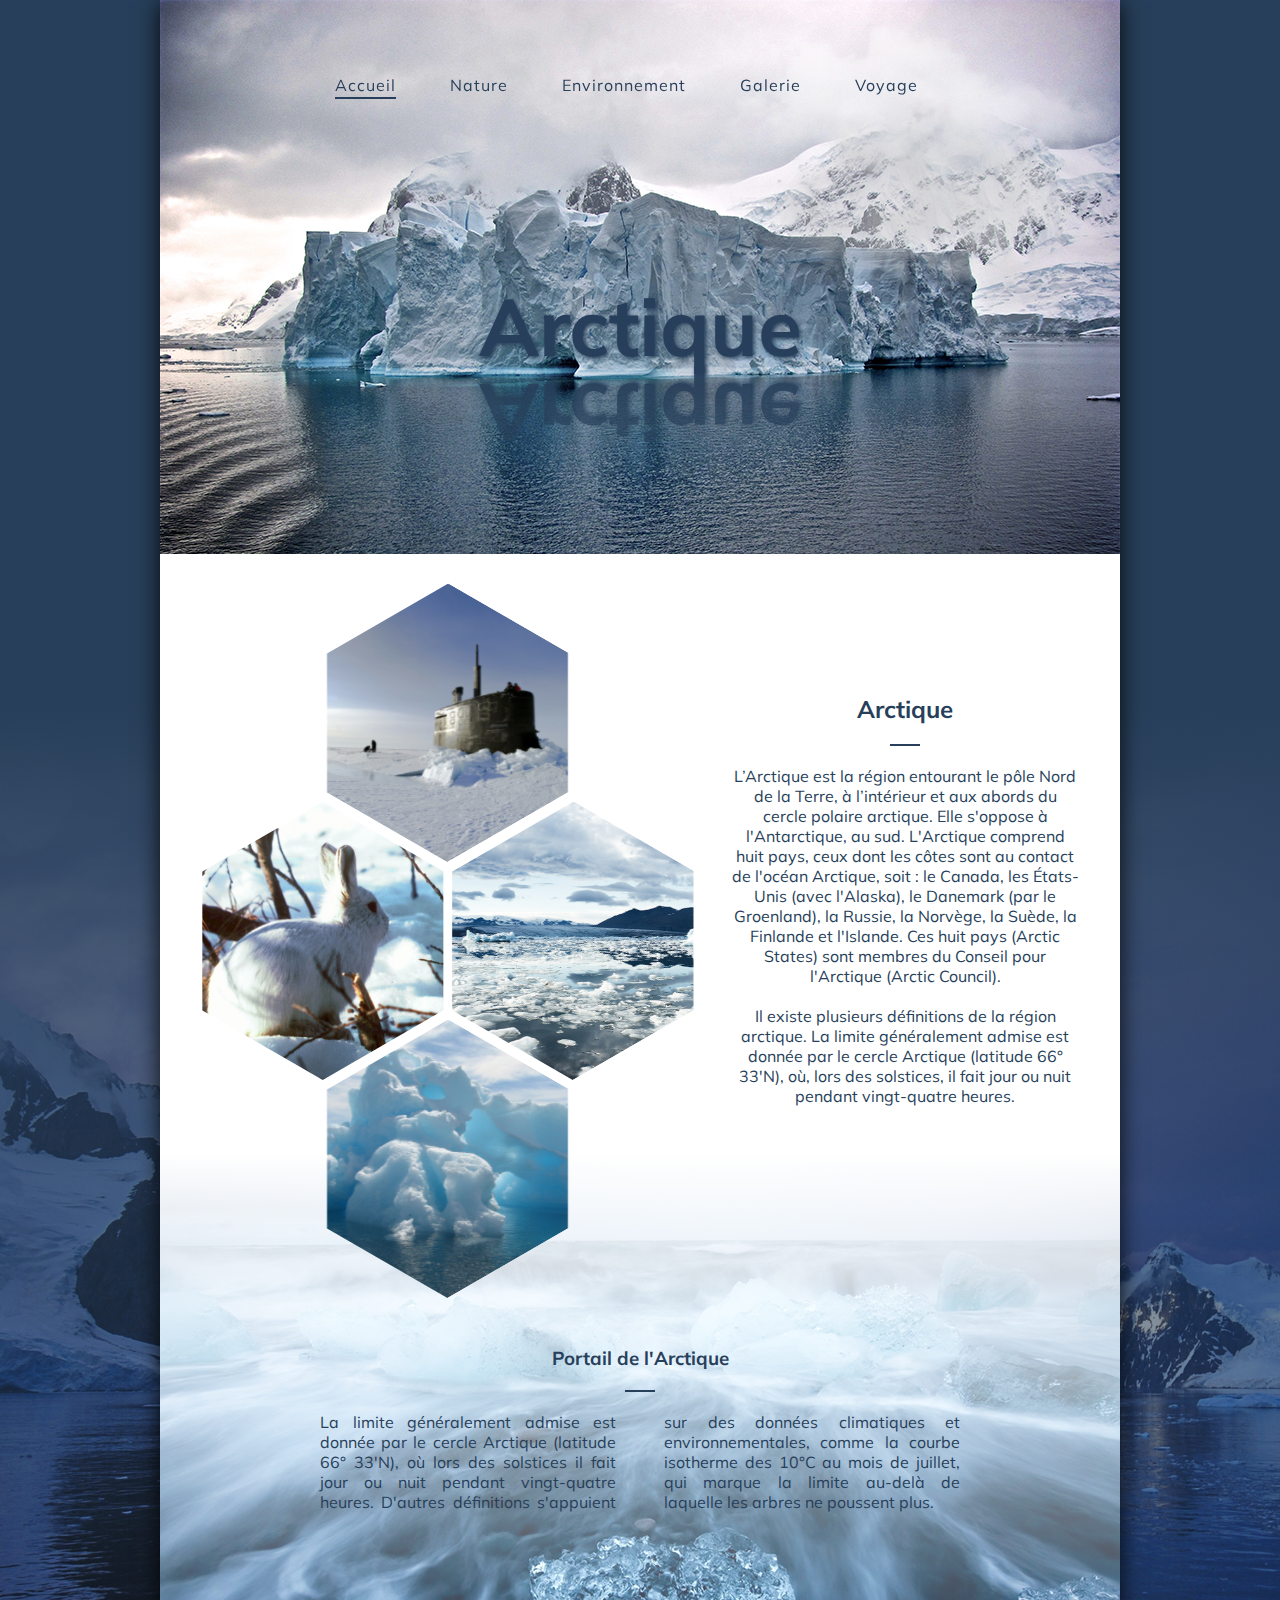
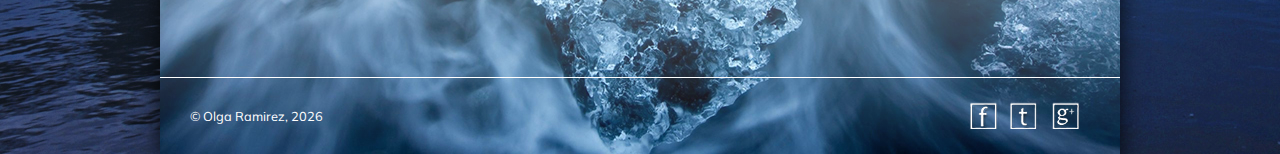
<file: index.html>
<!doctype html>
<html class="no-js" lang="">
    <head>
        <meta charset="utf-8">
        <meta http-equiv="X-UA-Compatible" content="IE=edge,chrome=1">
        <title>Arctique</title>
        <meta name="description" content="">
        <meta name="viewport" content="width=device-width, initial-scale=1">
        <link rel="apple-touch-icon" href="apple-touch-icon.png">
        
        <link rel="stylesheet" href="css/normalize.min.css">
		<link rel="stylesheet" type="text/css" href="css/style.less">
        <link rel="stylesheet"  href="css/style.css">
       
        <!--<link rel="stylesheet" href="css/main.css">-->

        <script src="js/vendor/modernizr-2.8.3.min.js"></script>
        
    </head>
    <body>
        <!--[if lt IE 8]>
            <p class="browserupgrade">You are using an <strong>outdated</strong> browser. Please <a href="http://browsehappy.com/">upgrade your browser</a> to improve your experience.</p>
        <![endif]-->
        <link href="https://fonts.googleapis.com/css?family=Muli" rel="stylesheet" type="text/css">
        <link href="https://fonts.googleapis.com/css?family=Rajdhani:400,500" rel="stylesheet" type="text/css">
        <link href="https://fonts.googleapis.com/css?family=Josefin+Sans:300" rel="stylesheet" type="text/css">
        
        <div class="wrapper">
        
            <header>
            <div class="layer cloud one"><img src="img/Cloud-13.png" width="341" height="216" alt=""/></div>
        <div class="layer cloud two"><img src="img/Cloud_Clip_Art_Image_400_224.png" width="400" height="224" alt=""/></div>
                <nav class="nav-1">
                	<ul>
                        <li><a href="javascript:;" title="Accueil" class="active">Accueil</a></li>
                        <li><a href="javascript:;" title="Nature">Nature</a></li>
                        <li><a href="index2.html" title="Environnement">Environnement</a></li>
                        <li><a href="javascript:;" title="Galerie">Galerie</a></li>
                        <li><a href="javascript:;" title="Voyage">Voyage</a></li>
                    </ul>
                </nav>
                <div class="mirrior"><h1>Arctique</h1></div>
            </header>
            
            <main>
               
                <ul id="categories" class="clr">
                   <li class="pusher"></li>
                    <li>
                      <div>
                        <img src="img/arctic-ocean.jpg" alt="Bilan de l'impact environnemental"/>
                        <h3>Bilan de l'impact environnemental</h3>
                        <p>La faune de l'Arctique et les écosystèmes arctiques subissent l'accumulation de polluants.</p>
                    </div>
                  </li>
                   <li class="pusher"></li>
                    <li>
                      <div>
                        <img src="img/arctic-hare.jpg" alt="Lièvre arctique"/>
                        <h3>Lièvre arctique</h3>
                        <p>Un petit mammifère recouvert de fourrure, adapté à un environnement froid. </p>
                    </div>
                  </li>
                  
                  <li>
                      <div>
                        <img src="img/iceland_960_535.jpg" alt="Environnement"/>
                        <h3>Environnement</h3>
                        <p>Dans les régions froides arctiques ou antarctiques, l'agent d'érosion principal est le gel.</p>
                    </div>
                  </li>
                  <li class="pusher"></li>
                  <li class="pusher"></li>
                  <li>
                      <div>
                        <img src="img/arctic.jpg" alt="Nature"/>
                        <h3>Nature</h3>
                        <p>L'Arctique est constituée principalement d'un océan gelé entouré de terres très froides.</p>
                    </div>
                  </li>
                </ul>      
          
         		 <article class="texte">
                 	<h2>Arctique</h2>
                    <div></div>
                    <p>L’Arctique est la région entourant le pôle Nord de la Terre, à l’intérieur et aux abords du cercle polaire arctique. Elle s'oppose à l'Antarctique, au sud. L'Arctique comprend huit pays, ceux dont les côtes sont au contact de l'océan Arctique, soit : le Canada, les États-Unis (avec l'Alaska), le Danemark (par le Groenland), la Russie, la Norvège, la Suède, la Finlande et l'Islande. Ces huit pays (Arctic States) sont membres du Conseil pour l'Arctique (Arctic Council).</p>
                    <p>Il existe plusieurs définitions de la région arctique. La limite généralement admise est donnée par le cercle Arctique (latitude 66° 33'N), où, lors des solstices, il fait jour ou nuit pendant vingt-quatre heures. </p>
                 </article>
                 
                 <article class="clmn">
                     <h3>Portail de l'Arctique</h3>
                     <div class="ln"></div>
                    <div class="colomns"> 
                    	<p>La limite généralement admise est donnée par le cercle Arctique (latitude 66° 33'N), où lors des solstices il fait jour ou nuit pendant vingt-quatre heures. D'autres définitions s'appuient sur des données climatiques et environnementales, comme la courbe isotherme des 10°C au mois de juillet, qui marque la limite au-delà de laquelle les arbres ne poussent plus.</p>
                    </div>
                 </article>
                
            </main>
            
            <footer>
             	<div class="frontiere"></div>
                <p class="copyright">&#169; Olga Ramirez, <script>var mdate = new Date(); document.write(mdate.getFullYear());</script></p>
        
                <div class="rs"> 
                <ul>
                    <li><a href="javascript:;" title="google plus" role="bouton" class="g_pl"></a></li>
                    <li><a href="javascript:;" title="twitter" role="bouton" class="tw"></a></li>
                    <li><a href="javascript:;" title="Facebook" role="bouton" class="fb"></a></li>
                </ul> 
                </div>
            </footer>
            
        </div>
        

        <script src="//ajax.googleapis.com/ajax/libs/jquery/1.11.2/jquery.min.js"></script>
        <script>window.jQuery || document.write('<script src="js/vendor/jquery-1.11.2.min.js"><\/script>')</script>

        <script src="js/plugins.js"></script>
        <script src="js/main.js"></script>

        
    </body>
</html>
</file>
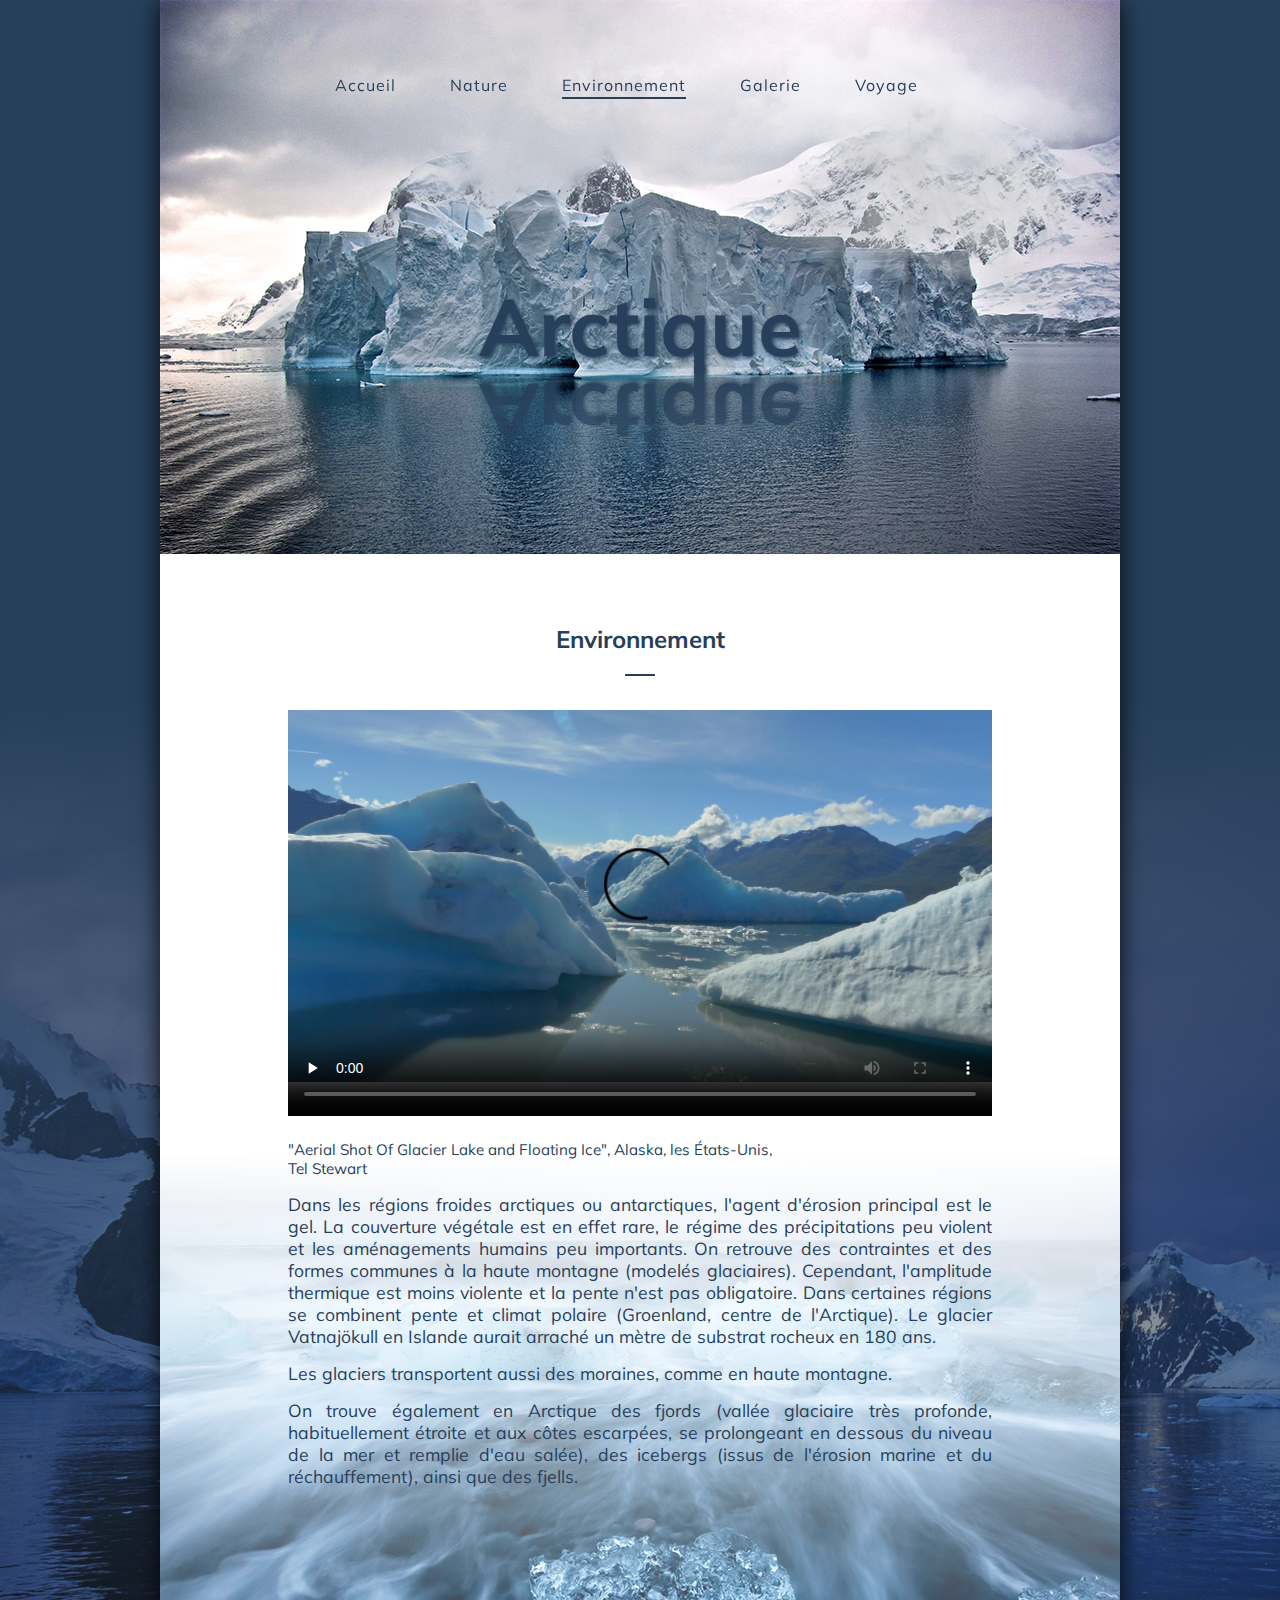
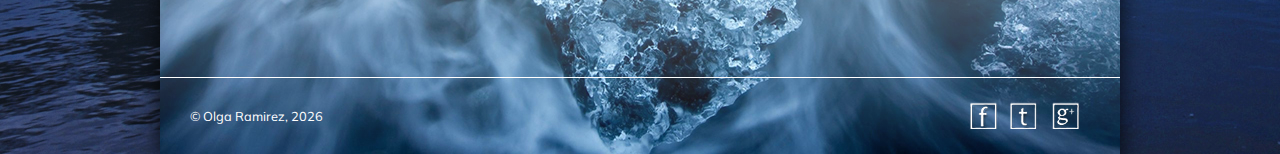
<file: index2.html>
<!doctype html>
<html class="no-js" lang="">
    <head>
        <meta charset="utf-8">
        <meta http-equiv="X-UA-Compatible" content="IE=edge,chrome=1">
        <title>Arctique</title>
        <meta name="description" content="">
        <meta name="viewport" content="width=device-width, initial-scale=1">
        <link rel="apple-touch-icon" href="apple-touch-icon.png">
        
        <link rel="stylesheet" href="css/normalize.min.css">
		<link rel="stylesheet" type="text/css" href="css/style.less">
        <link rel="stylesheet" type="text/css" href="css/style.css">
       
        <!--<link rel="stylesheet" href="css/main.css">-->

        <script src="js/vendor/modernizr-2.8.3.min.js"></script>
        
    </head>
    <body>
        <!--[if lt IE 8]>
            <p class="browserupgrade">You are using an <strong>outdated</strong> browser. Please <a href="http://browsehappy.com/">upgrade your browser</a> to improve your experience.</p>
        <![endif]-->
        <link href="https://fonts.googleapis.com/css?family=Muli" rel="stylesheet" type="text/css">
        <link href="https://fonts.googleapis.com/css?family=Rajdhani:400,500" rel="stylesheet" type="text/css">
        <link href="https://fonts.googleapis.com/css?family=Josefin+Sans:300" rel="stylesheet" type="text/css">
        
        <div class="wrapper">
        
            <header>
            <div class="layer cloud one"><img src="img/Cloud-13.png" width="341" height="216" alt=""/></div>
        <div class="layer cloud two"><img src="img/Cloud_Clip_Art_Image_400_224.png" width="400" height="224" alt=""/></div>
                <nav class="nav-1">
                	<ul>
                        <li><a href="index.html" title="Accueil" >Accueil</a></li>
                        <li><a href="javascript:;" title="Nature">Nature</a></li>
                        <li><a href="javascript:;" title="Environnement" class="active">Environnement</a></li>
                        <li><a href="javascript:;" title="Galerie">Galerie</a></li>
                        <li><a href="javascript:;" title="Voyage">Voyage</a></li>
                    </ul>
                </nav>
                <div class="mirrior"><h1>Arctique</h1></div>
            </header>
            
            <main>
               <article class="texte_video">
                    <h2>Environnement</h2>
                    <div class="ln"></div>
     
               
               <div class="vd">
                    <video id="videolegwork" width="704" height="440" controls poster="img/video_poster.jpg" preload="none">
                            <source src="img/video.mp4" type="video/mp4">
                            <source src="img/video.webm" type="video/webm">
                            <p>Votre navigateur ne peux pas jouer la vidéo. Vous pouvez <a href="video.mov">télécharger la video</a>.</p>
                    </video>
    			</div>
                	 <p class="legende">"Aerial Shot Of Glacier Lake and Floating Ice", Alaska, les États-Unis,<br/>Tel Stewart </p>
                 
                    <p>Dans les régions froides arctiques ou antarctiques, l'agent d'érosion principal est le gel. La couverture végétale est en effet rare, le régime des précipitations peu violent et les aménagements humains peu importants. On retrouve des contraintes et des formes communes à la haute montagne (modelés glaciaires). Cependant, l'amplitude thermique est moins violente et la pente n'est pas obligatoire. Dans certaines régions se combinent pente et climat polaire (Groenland, centre de l'Arctique). Le glacier Vatnajökull en Islande aurait arraché un mètre de substrat rocheux en 180 ans.</p>
                    <p>Les glaciers transportent aussi des moraines, comme en haute montagne.</p>
                    <p>On trouve également en Arctique des fjords (vallée glaciaire très profonde, habituellement étroite et aux côtes escarpées, se prolongeant en dessous du niveau de la mer et remplie d'eau salée), des icebergs (issus de l'érosion marine et du réchauffement), ainsi que des fjells.</p>
               </article>
                
            </main>
            
            <footer>
             	<div class="frontiere"></div>
                <p class="copyright">&#169; Olga Ramirez, <script>var mdate = new Date(); document.write(mdate.getFullYear());</script></p>
        
                <div class="rs"> 
                <ul>
                    <li><a href="javascript:;" title="google plus" role="bouton" class="g_pl"></a></li>
                    <li><a href="javascript:;" title="twitter" role="bouton" class="tw"></a></li>
                    <li><a href="javascript:;" title="Facebook" role="bouton" class="fb"></a></li>
                </ul> 
                </div>
            </footer>
            
        </div>
        

        <script src="//ajax.googleapis.com/ajax/libs/jquery/1.11.2/jquery.min.js"></script>
        <script>window.jQuery || document.write('<script src="js/vendor/jquery-1.11.2.min.js"><\/script>')</script>

        <script src="js/plugins.js"></script>
        <script src="js/main.js"></script>

        
    </body>
</html>
</file>
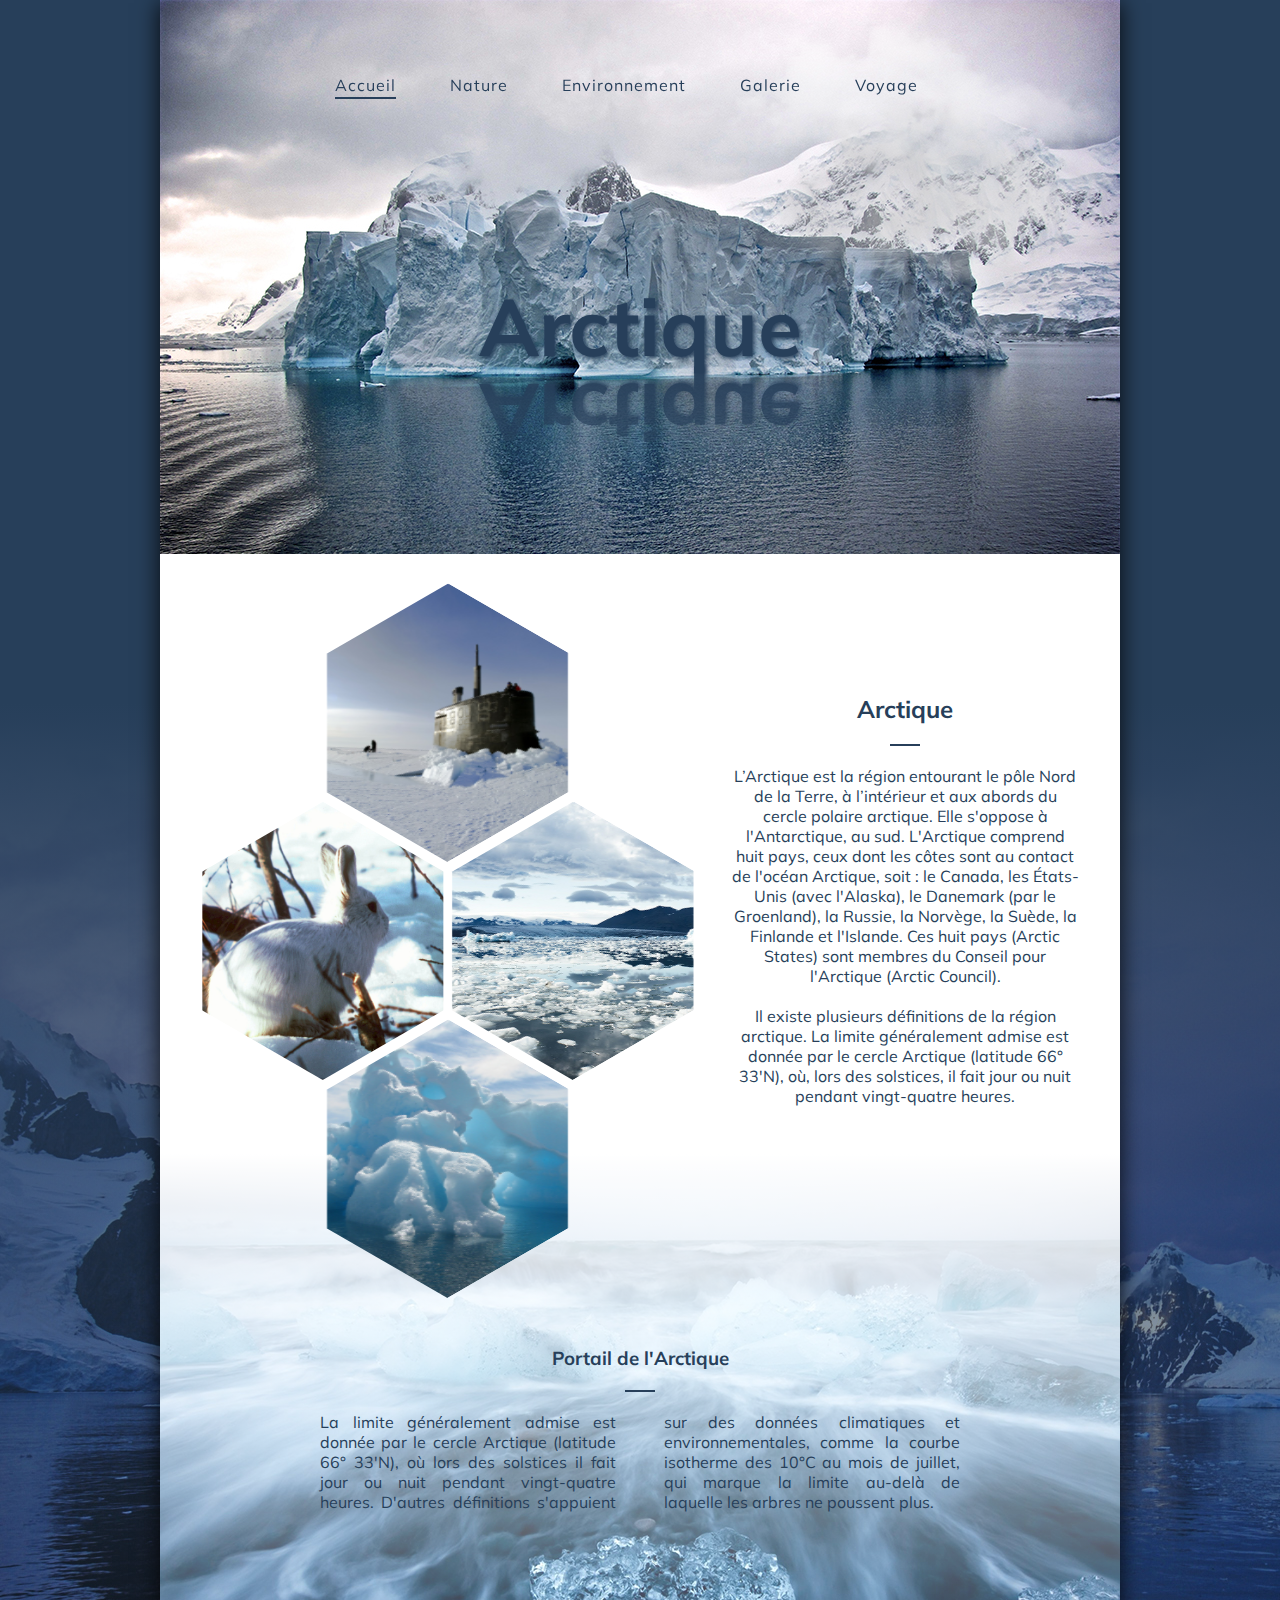
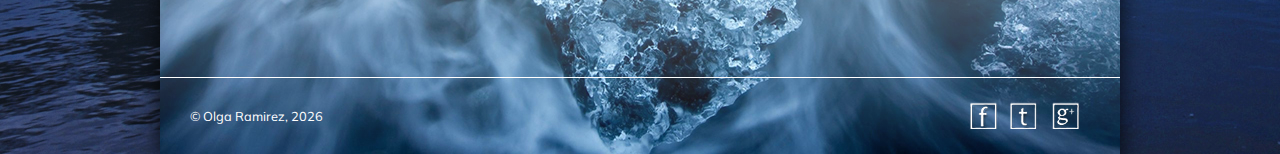
<file: page1.html>
<!doctype html>
<html class="no-js" lang="">
    <head>
        <meta charset="utf-8">
        <meta http-equiv="X-UA-Compatible" content="IE=edge,chrome=1">
        <title>Arctique</title>
        <meta name="description" content="">
        <meta name="viewport" content="width=device-width, initial-scale=1">
        <link rel="apple-touch-icon" href="apple-touch-icon.png">
        
        <link rel="stylesheet" href="css/normalize.min.css">
		<link rel="stylesheet" type="text/css" href="css/style.less">
        <link rel="stylesheet"  href="css/style.css">
       
        <!--<link rel="stylesheet" href="css/main.css">-->

        <script src="js/vendor/modernizr-2.8.3.min.js"></script>
        
    </head>
    <body>
        <!--[if lt IE 8]>
            <p class="browserupgrade">You are using an <strong>outdated</strong> browser. Please <a href="http://browsehappy.com/">upgrade your browser</a> to improve your experience.</p>
        <![endif]-->
        <link href="https://fonts.googleapis.com/css?family=Muli" rel="stylesheet" type="text/css">
        <link href="https://fonts.googleapis.com/css?family=Rajdhani:400,500" rel="stylesheet" type="text/css">
        <link href="https://fonts.googleapis.com/css?family=Josefin+Sans:300" rel="stylesheet" type="text/css">
        
        <div class="wrapper">
        
            <header>
            <div class="layer cloud one"><img src="img/Cloud-13.png" width="341" height="216" alt=""/></div>
        <div class="layer cloud two"><img src="img/Cloud_Clip_Art_Image_400_224.png" width="400" height="224" alt=""/></div>
                <nav class="nav-1">
                	<ul>
                        <li><a href="javascript:;" title="Accueil" class="active">Accueil</a></li>
                        <li><a href="javascript:;" title="Nature">Nature</a></li>
                        <li><a href="page2.html" title="Environnement">Environnement</a></li>
                        <li><a href="javascript:;" title="Galerie">Galerie</a></li>
                        <li><a href="javascript:;" title="Voyage">Voyage</a></li>
                    </ul>
                </nav>
                <div class="mirrior"><h1>Arctique</h1></div>
            </header>
            
            <main>
               
                <ul id="categories" class="clr">
                   <li class="pusher"></li>
                    <li>
                      <div>
                        <img src="img/arctic-ocean.jpg" alt="Bilan de l'impact environnemental"/>
                        <h3>Bilan de l'impact environnemental</h3>
                        <p>La faune de l'Arctique et les écosystèmes arctiques subissent l'accumulation de polluants.</p>
                    </div>
                  </li>
                   <li class="pusher"></li>
                    <li>
                      <div>
                        <img src="img/arctic-hare.jpg" alt="Lièvre arctique"/>
                        <h3>Lièvre arctique</h3>
                        <p>Un petit mammifère recouvert de fourrure, adapté à un environnement froid. </p>
                    </div>
                  </li>
                  
                  <li>
                      <div>
                        <img src="img/iceland_960_535.jpg" alt="Environnement"/>
                        <h3>Environnement</h3>
                        <p>Dans les régions froides arctiques ou antarctiques, l'agent d'érosion principal est le gel.</p>
                    </div>
                  </li>
                  <li class="pusher"></li>
                  <li class="pusher"></li>
                  <li>
                      <div>
                        <img src="img/arctic.jpg" alt="Nature"/>
                        <h3>Nature</h3>
                        <p>L'Arctique est constituée principalement d'un océan gelé entouré de terres très froides.</p>
                    </div>
                  </li>
                </ul>      
          
         		 <article class="texte">
                 	<h2>Arctique</h2>
                    <div></div>
                    <p>L’Arctique est la région entourant le pôle Nord de la Terre, à l’intérieur et aux abords du cercle polaire arctique. Elle s'oppose à l'Antarctique, au sud. L'Arctique comprend huit pays, ceux dont les côtes sont au contact de l'océan Arctique, soit : le Canada, les États-Unis (avec l'Alaska), le Danemark (par le Groenland), la Russie, la Norvège, la Suède, la Finlande et l'Islande. Ces huit pays (Arctic States) sont membres du Conseil pour l'Arctique (Arctic Council).</p>
                    <p>Il existe plusieurs définitions de la région arctique. La limite généralement admise est donnée par le cercle Arctique (latitude 66° 33'N), où, lors des solstices, il fait jour ou nuit pendant vingt-quatre heures. </p>
                 </article>
                 
                 <article class="clmn">
                     <h3>Portail de l'Arctique</h3>
                     <div class="ln"></div>
                    <div class="colomns"> 
                    	<p>La limite généralement admise est donnée par le cercle Arctique (latitude 66° 33'N), où lors des solstices il fait jour ou nuit pendant vingt-quatre heures. D'autres définitions s'appuient sur des données climatiques et environnementales, comme la courbe isotherme des 10°C au mois de juillet, qui marque la limite au-delà de laquelle les arbres ne poussent plus.</p>
                    </div>
                 </article>
                
            </main>
            
            <footer>
             	<div class="frontiere"></div>
                <p class="copyright">&#169; Olga Ramirez, <script>var mdate = new Date(); document.write(mdate.getFullYear());</script></p>
        
                <div class="rs"> 
                <ul>
                    <li><a href="javascript:;" title="google plus" role="bouton" class="g_pl"></a></li>
                    <li><a href="javascript:;" title="twitter" role="bouton" class="tw"></a></li>
                    <li><a href="javascript:;" title="Facebook" role="bouton" class="fb"></a></li>
                </ul> 
                </div>
            </footer>
            
        </div>
        

        <script src="//ajax.googleapis.com/ajax/libs/jquery/1.11.2/jquery.min.js"></script>
        <script>window.jQuery || document.write('<script src="js/vendor/jquery-1.11.2.min.js"><\/script>')</script>

        <script src="js/plugins.js"></script>
        <script src="js/main.js"></script>

        
    </body>
</html>
</file>
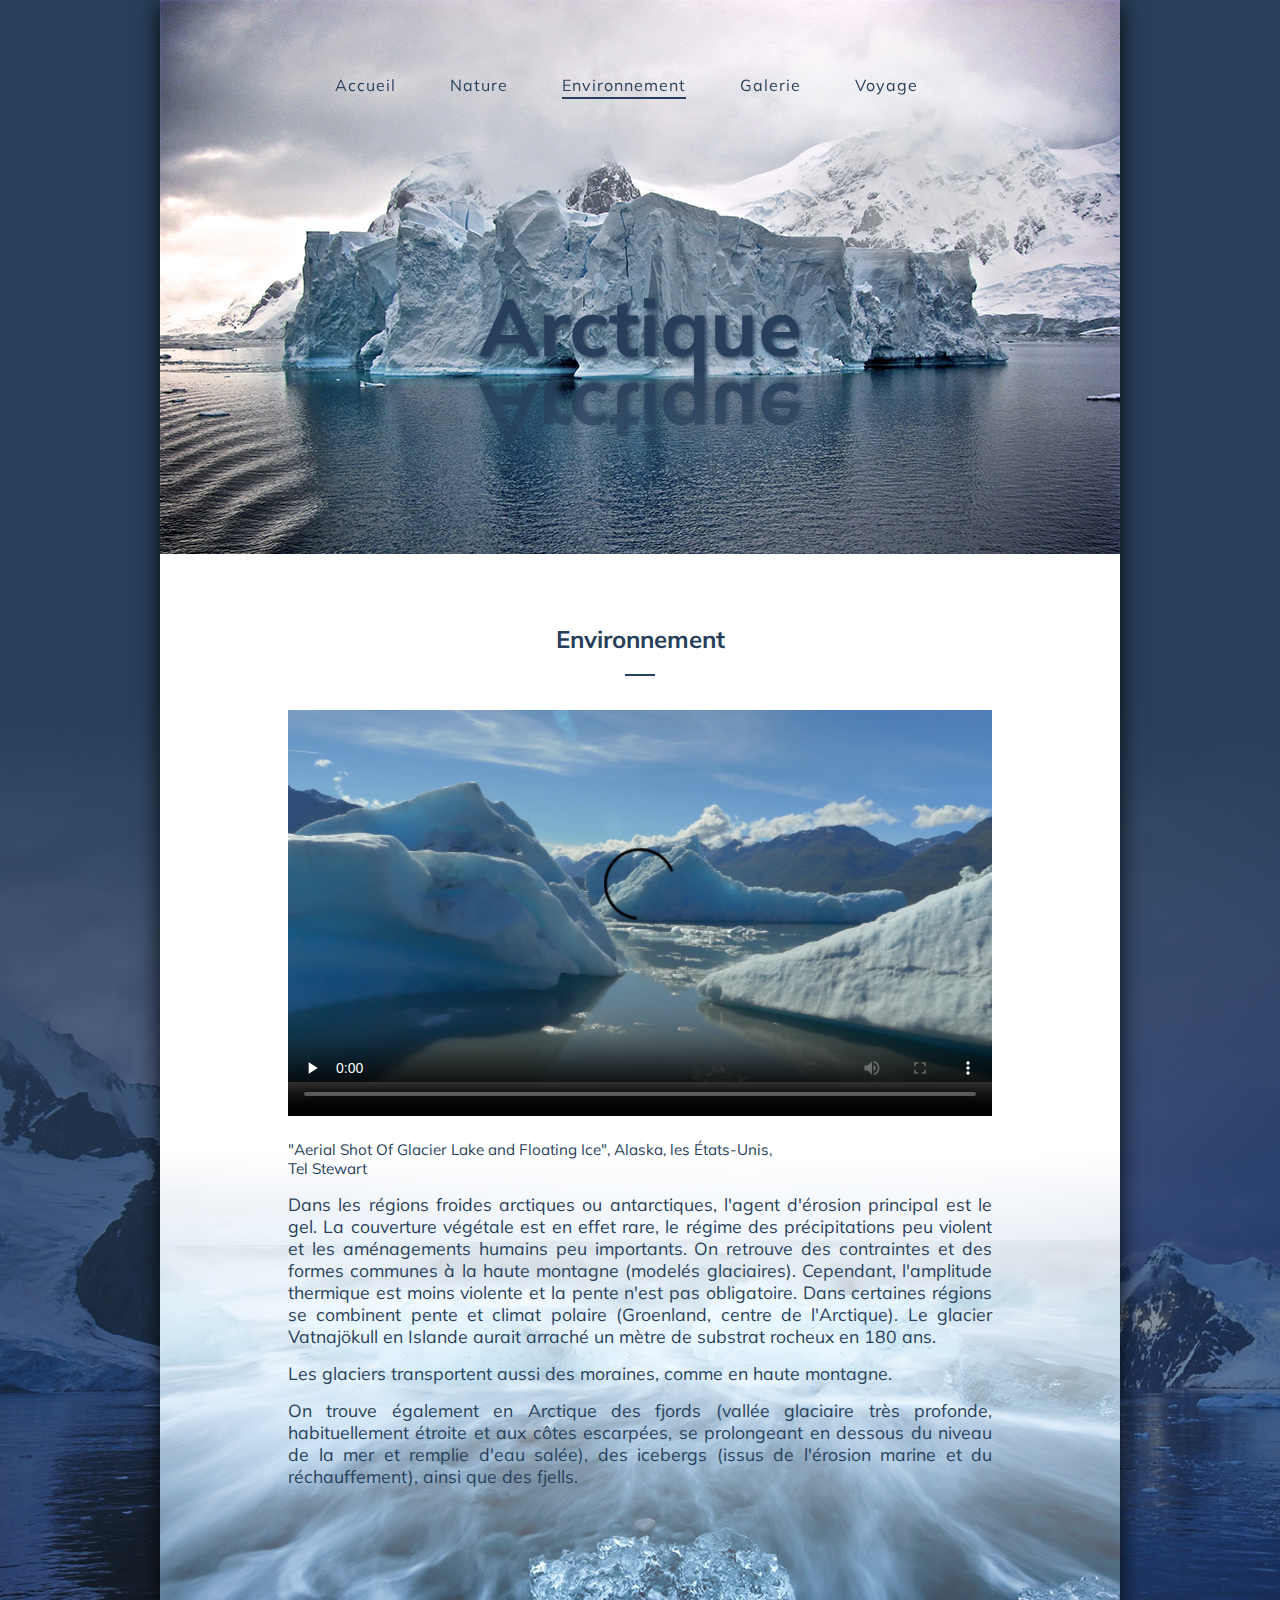
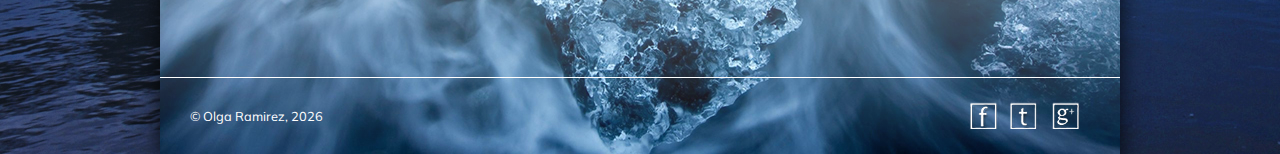
<file: page2.html>
<!doctype html>
<html class="no-js" lang="">
    <head>
        <meta charset="utf-8">
        <meta http-equiv="X-UA-Compatible" content="IE=edge,chrome=1">
        <title>Arctique</title>
        <meta name="description" content="">
        <meta name="viewport" content="width=device-width, initial-scale=1">
        <link rel="apple-touch-icon" href="apple-touch-icon.png">
        
        <link rel="stylesheet" href="css/normalize.min.css">
		<link rel="stylesheet" type="text/css" href="css/style.less">
        <link rel="stylesheet" type="text/css" href="css/style.css">
       
        <!--<link rel="stylesheet" href="css/main.css">-->

        <script src="js/vendor/modernizr-2.8.3.min.js"></script>
        
    </head>
    <body>
        <!--[if lt IE 8]>
            <p class="browserupgrade">You are using an <strong>outdated</strong> browser. Please <a href="http://browsehappy.com/">upgrade your browser</a> to improve your experience.</p>
        <![endif]-->
        <link href="https://fonts.googleapis.com/css?family=Muli" rel="stylesheet" type="text/css">
        <link href="https://fonts.googleapis.com/css?family=Rajdhani:400,500" rel="stylesheet" type="text/css">
        <link href="https://fonts.googleapis.com/css?family=Josefin+Sans:300" rel="stylesheet" type="text/css">
        
        <div class="wrapper">
        
            <header>
            <div class="layer cloud one"><img src="img/Cloud-13.png" width="341" height="216" alt=""/></div>
        <div class="layer cloud two"><img src="img/Cloud_Clip_Art_Image_400_224.png" width="400" height="224" alt=""/></div>
                <nav class="nav-1">
                	<ul>
                        <li><a href="page1.html" title="Accueil" >Accueil</a></li>
                        <li><a href="javascript:;" title="Nature">Nature</a></li>
                        <li><a href="javascript:;" title="Environnement" class="active">Environnement</a></li>
                        <li><a href="javascript:;" title="Galerie">Galerie</a></li>
                        <li><a href="javascript:;" title="Voyage">Voyage</a></li>
                    </ul>
                </nav>
                <div class="mirrior"><h1>Arctique</h1></div>
            </header>
            
            <main>
               <article class="texte_video">
                    <h2>Environnement</h2>
                    <div class="ln"></div>
     
               
               <div class="vd">
                    <video id="videolegwork" width="704" height="440" controls poster="img/video_poster.jpg" preload="none">
                            <source src="img/video.mp4" type="video/mp4">
                            <source src="img/video.webm" type="video/webm">
                            <p>Votre navigateur ne peux pas jouer la vidéo. Vous pouvez <a href="video.mov">télécharger la video</a>.</p>
                    </video>
    			</div>
                	 <p class="legende">"Aerial Shot Of Glacier Lake and Floating Ice", Alaska, les États-Unis,<br/>Tel Stewart </p>
                 
                    <p>Dans les régions froides arctiques ou antarctiques, l'agent d'érosion principal est le gel. La couverture végétale est en effet rare, le régime des précipitations peu violent et les aménagements humains peu importants. On retrouve des contraintes et des formes communes à la haute montagne (modelés glaciaires). Cependant, l'amplitude thermique est moins violente et la pente n'est pas obligatoire. Dans certaines régions se combinent pente et climat polaire (Groenland, centre de l'Arctique). Le glacier Vatnajökull en Islande aurait arraché un mètre de substrat rocheux en 180 ans.</p>
                    <p>Les glaciers transportent aussi des moraines, comme en haute montagne.</p>
                    <p>On trouve également en Arctique des fjords (vallée glaciaire très profonde, habituellement étroite et aux côtes escarpées, se prolongeant en dessous du niveau de la mer et remplie d'eau salée), des icebergs (issus de l'érosion marine et du réchauffement), ainsi que des fjells.</p>
               </article>
                
            </main>
            
            <footer>
             	<div class="frontiere"></div>
                <p class="copyright">&#169; Olga Ramirez, <script>var mdate = new Date(); document.write(mdate.getFullYear());</script></p>
        
                <div class="rs"> 
                <ul>
                    <li><a href="javascript:;" title="google plus" role="bouton" class="g_pl"></a></li>
                    <li><a href="javascript:;" title="twitter" role="bouton" class="tw"></a></li>
                    <li><a href="javascript:;" title="Facebook" role="bouton" class="fb"></a></li>
                </ul> 
                </div>
            </footer>
            
        </div>
        

        <script src="//ajax.googleapis.com/ajax/libs/jquery/1.11.2/jquery.min.js"></script>
        <script>window.jQuery || document.write('<script src="js/vendor/jquery-1.11.2.min.js"><\/script>')</script>

        <script src="js/plugins.js"></script>
        <script src="js/main.js"></script>

        
    </body>
</html>
</file>
<file: css/style.css>
/* Compiled Less CSS File */
/* Generated from "style.css" */

/* LESS Document */
/* Déclaration */
.box_sizing {
  -webkit-box-sizing: border-box;
  -moz-box-sizing: border-box;
  box-sizing: border-box;
}
.box_shadow {
  -webkit-box-shadow: 0px 5px 20px 2px rgba(0, 0, 0, 0.75);
  -moz-box-shadow: 0px 5px 20px 2px rgba(0, 0, 0, 0.75);
  box-shadow: 0px 5px 20px 2px rgba(0, 0, 0, 0.75);
}
.lnge {
  width: 30px;
  margin: 0 auto;
  border-bottom: 2px solid #273f5a;
}
.anim_timing {
  -webkit-animation-timing-function: ease-in-out;
  moz-animation-timing-function: ease-in-out;
  animation-timing-function: ease-in-out;
}
/* Utilisation */
body {
  position: relative;
  background: linear-gradient(to bottom, #273f5a 0%, #273f5a 40%, rgba(39, 63, 90, 0.3) 100%), url(../img/arrier-plan.jpg) no-repeat 0 600px;
}
.wrapper {
  width: 960px;
  margin: 0 auto;
  -webkit-box-shadow: 0px 5px 20px 2px rgba(0, 0, 0, 0.75);
  -moz-box-shadow: 0px 5px 20px 2px rgba(0, 0, 0, 0.75);
  box-shadow: 0px 5px 20px 2px rgba(0, 0, 0, 0.75);
}
main {
  position: relative;
  height: 1200px;
  background: linear-gradient(to bottom, #ffffff 0%, #ffffff 50%, rgba(255, 255, 255, 0) 100%), url(../img/arctic-winter_960_600.jpg) no-repeat 0 600px;
}
header {
  position: relative;
  background: url(../img/iceberg-in-antarctica_1.jpg);
  height: 554px;
  font-family: "Muli", sans-serif;
}
*,
*:after,
*::before {
  -webkit-box-sizing: border-box;
  -moz-box-sizing: border-box;
  box-sizing: border-box;
}
nav {
  margin: 0 auto;
  padding: 60px 0 0 150px;
  position: relative;
  z-index: 20;
}
nav a {
  position: relative;
  display: inline-block;
  margin: 15px 25px;
  outline: none;
  color: #273f5a;
  text-decoration: none;
  letter-spacing: 1px;
  text-shadow: 0 0 1px rgba(255, 255, 255, 0.3);
  font-size: 1em;
}
nav li {
  display: inline-block;
}
nav a:hover,
nav a:focus {
  outline: none;
}
nav .active {
  border-bottom: 2px solid #273f5a;
  padding-bottom: 2px;
}
/* Effects  */
.nav-1 a::after {
  display: block;
}
.nav-1 a:not(.active)::after {
  margin-top: 5px;
  width: 0;
  height: 2px;
  background-color: #273f5a;
  content: '';
  opacity: 0;
  -webkit-transition: width 0.5s, opacity 0.8s;
  -moz-transition: width 0.5s, opacity 0.8s;
  transition: width 0.5s, opacity 0.8s;
}
.nav-1 a:not(.active):hover::after,
.nav-1 a:not(.active):focus::after {
  opacity: 1;
  width: 100%;
}
/* Titre */
h1 {
  text-align: center;
  padding-top: 105px;
  color: #273f5a;
  font-size: 5em;
  text-shadow: 2px 2px 4px #273f5a;
}
.mirrior {
  -webkit-box-reflect: below -12px linear-gradient(transparent, #ffffff 100%);
  -moz-box-reflect: below -12px linear-gradient(transparent, #ffffff 100%);
  reflect: below -12px linear-gradient(transparent, #ffffff 100%);
}
/* HEX */
* {
  margin: 0;
  padding: 0;
}
#categories {
  overflow: hidden;
  width: 90%;
  margin: 0 0 0 -82px;
  padding-top: 30px;
}
.clr:after {
  content: "";
  display: block;
  clear: both;
}
#categories li {
  position: relative;
  list-style-type: none;
  width: 27.85714285714286%;
  /* = (100-2.5) / 3.5 */

  padding-bottom: 32.16760145166612%;
  /* =  width /0.866 */

  float: left;
  overflow: hidden;
  visibility: hidden;
  -webkit-transform: rotate(-60deg) skewY(30deg);
  -ms-transform: rotate(-60deg) skewY(30deg);
  transform: rotate(-60deg) skewY(30deg);
}
#categories li:nth-child(3n+2) {
  margin: 0 1%;
}
#categories li:nth-child(6n+4) {
  margin-left: 0.5%;
}
#categories li:nth-child(6n+4),
#categories li:nth-child(6n+5),
#categories li:nth-child(6n+6) {
  margin-top: -6.9285714285%;
  margin-bottom: -6.9285714285%;
  -webkit-transform: translateX(50%) rotate(-60deg) skewY(30deg);
  -ms-transform: translateX(50%) rotate(-60deg) skewY(30deg);
  transform: translateX(50%) rotate(-60deg) skewY(30deg);
}
#categories li:nth-child(6n+4):last-child,
#categories li:nth-child(6n+5):last-child,
#categories li:nth-child(6n+6):last-child {
  margin-bottom: 0%;
}
#categories li * {
  position: absolute;
  visibility: visible;
}
#categories li > div {
  width: 100%;
  height: 100%;
  text-align: center;
  color: #fff;
  overflow: hidden;
  -webkit-transform: skewY(-30deg) rotate(60deg);
  -moz-transform: skewY(-30deg) rotate(60deg);
  transform: skewY(-30deg) rotate(60deg);
  -webkit-backface-visibility: hidden;
  -moz-backface-visibility: hidden;
  backface-visibility: hidden;
}
/* HEX CONTENT */
#categories li img {
  left: -100%;
  right: -100%;
  width: auto;
  height: 100%;
  margin: 0 auto;
}
#categories div h3,
#categories div p {
  width: 100%;
  padding: 0 5%;
  background-color: #273f5a;
  background-color: rgba(39, 63, 90, 0.7);
  font-family: "Muli", sans-serif;
  -webkit-transition: top 0.6s ease-out, bottom 0.6s ease-out, 0.6s padding 0.6s ease-out;
  -ms-transition: top 0.6s ease-out, bottom 0.6s ease-out, 0.6s padding 0.6s ease-out;
  transition: top 0.6s ease-out, bottom 0.6s ease-out, 0.6s padding 0.6s ease-out;
}
#categories li h3 {
  bottom: 110%;
  font-size: 1.1em;
  padding-top: 100%;
  padding-bottom: 100%;
}
#categories li h3:after {
  content: '';
  display: block;
  position: absolute;
  bottom: -1px;
  left: 45%;
  width: 10%;
  text-align: center;
  z-index: 1;
  border-bottom: 2px solid #fff;
}
#categories li p {
  padding-top: 50%;
  top: 110%;
  padding-bottom: 50%;
}
/* HOVER EFFECT  */
#categories li div:hover h3 {
  bottom: 50%;
  padding-bottom: 10%;
}
#categories li div:hover p {
  top: 50%;
  padding-top: 10%;
}
/* Animation */
.layer.cloud {
  position: absolute;
  opacity: 0.7;
  right: 0;
  animation-name: cloud;
  animation-iteration-count: infinite;
  will-change: left;
}
.layer.cloud.one {
  top: 90px;
  z-index: 10;
  animation-duration: 150s;
  -webkit-animation-timing-function: ease-in-out;
  moz-animation-timing-function: ease-in-out;
  animation-timing-function: ease-in-out;
}
.layer.cloud.two {
  top: 0;
  z-index: 10;
  animation-duration: 120s;
  -webkit-animation-timing-function: ease-in-out;
  moz-animation-timing-function: ease-in-out;
  animation-timing-function: ease-in-out;
}
@keyframes cloud {
  from {
    right: 0;
  }
  to {
    right: 570px;
  }
  0% {
    opacity: 0;
  }
  10% {
    opacity: 1;
  }
  75% {
    opacity: 1;
  }
  100% {
    opacity: 0;
  }
}
/*Article*/
.texte {
  width: 350px;
  display: inline-block;
  position: absolute;
  top: 100px;
  right: 40px;
  text-align: center;
  color: #273f5a;
  font-family: "Muli", sans-serif;
}
.texte h2 {
  padding: 40px 0 20px 0;
}
.texte div {
  width: 30px;
  margin: 0 auto;
  border-bottom: 2px solid #273f5a;
}
.texte p {
  padding-top: 20px;
}
.clmn {
  width: 40em;
  margin: 0 auto;
  color: #273f5a;
  font-family: "Muli", sans-serif;
  margin-top: 3em;
}
.clmn .colomns {
  margin-top: 20px;
  text-align: justify;
  -webkit-columns: 2 18em;
  -webkit-column-gap: 4em;
  -moz-columns: 2 15em;
  -moz-column-gap: 3em;
  columns: 2 15em;
  column-gap: 3em;
}
.clmn h3 {
  padding-bottom: 20px;
  text-align: center;
}
.clmn .ln {
  width: 30px;
  margin: 0 auto;
  border-bottom: 2px solid #273f5a;
}
/*--------------------------Page 2------------------------------*/
.texte_video {
  color: #273f5a;
  font-family: "Muli", sans-serif;
  width: 44em;
  margin: 0 auto;
}
.texte_video h2 {
  text-align: center;
  padding-top: 70px;
  padding-bottom: 20px;
}
.texte_video p:not(.legende) {
  padding-top: 15px;
  text-align: justify;
  font-size: 110%;
}
.texte_video .legende {
  font-size: 95%;
}
.texte_video .ln {
  width: 30px;
  margin: 0 auto;
  border-bottom: 2px solid #273f5a;
}
.vd {
  margin: 0 auto;
  width: 44em;
  padding-bottom: 20px;
}
/*--------------------------Page 2------------------------------*/
/* Footer */
footer {
  position: absolute;
  bottom: 0px;
  color: #fff;
  font-family: "Muli", sans-serif;
}
footer .frontiere {
  width: 960px;
  border-top: 1px solid #fff;
}
footer .rs {
  width: 220px;
  height: 40px;
  margin: -55px 30px;
  float: right;
  display: block;
}
footer ul {
  pading: 0 0 ;
  margin: 0px 0px;
  list-style: none;
  float: right;
  width: 120px;
}
footer a {
  margin-right: 10px;
  float: right;
  width: 30px;
  height: 30px;
  display: inline-block;
}
footer .fb {
  background: url(../img/social-networks_121.png) -13px 0px no-repeat;
}
footer .fb:hover,
footer .fb:active {
  background: url(../img/social-networks_121.png) -13px -33px no-repeat;
}
footer .tw {
  background: url(../img/social-networks_121.png) -45px 0px no-repeat;
}
footer .tw:hover,
footer .tw:active {
  background: url(../img/social-networks_121.png) -45px -33px no-repeat;
}
footer .g_pl {
  background: url(../img/social-networks_121.png) -75px 0px no-repeat;
}
footer .g_pl:hover,
footer .g_pl:active {
  background: url(../img/social-networks_121.png) -75px -33px no-repeat;
}
footer p {
  margin: 30px 0 30px 30px;
  font-size: 80%;
}
</file>
<file: css/main.css>
/*! HTML5 Boilerplate v5.0 | MIT License | http://h5bp.com/ */
</file>
